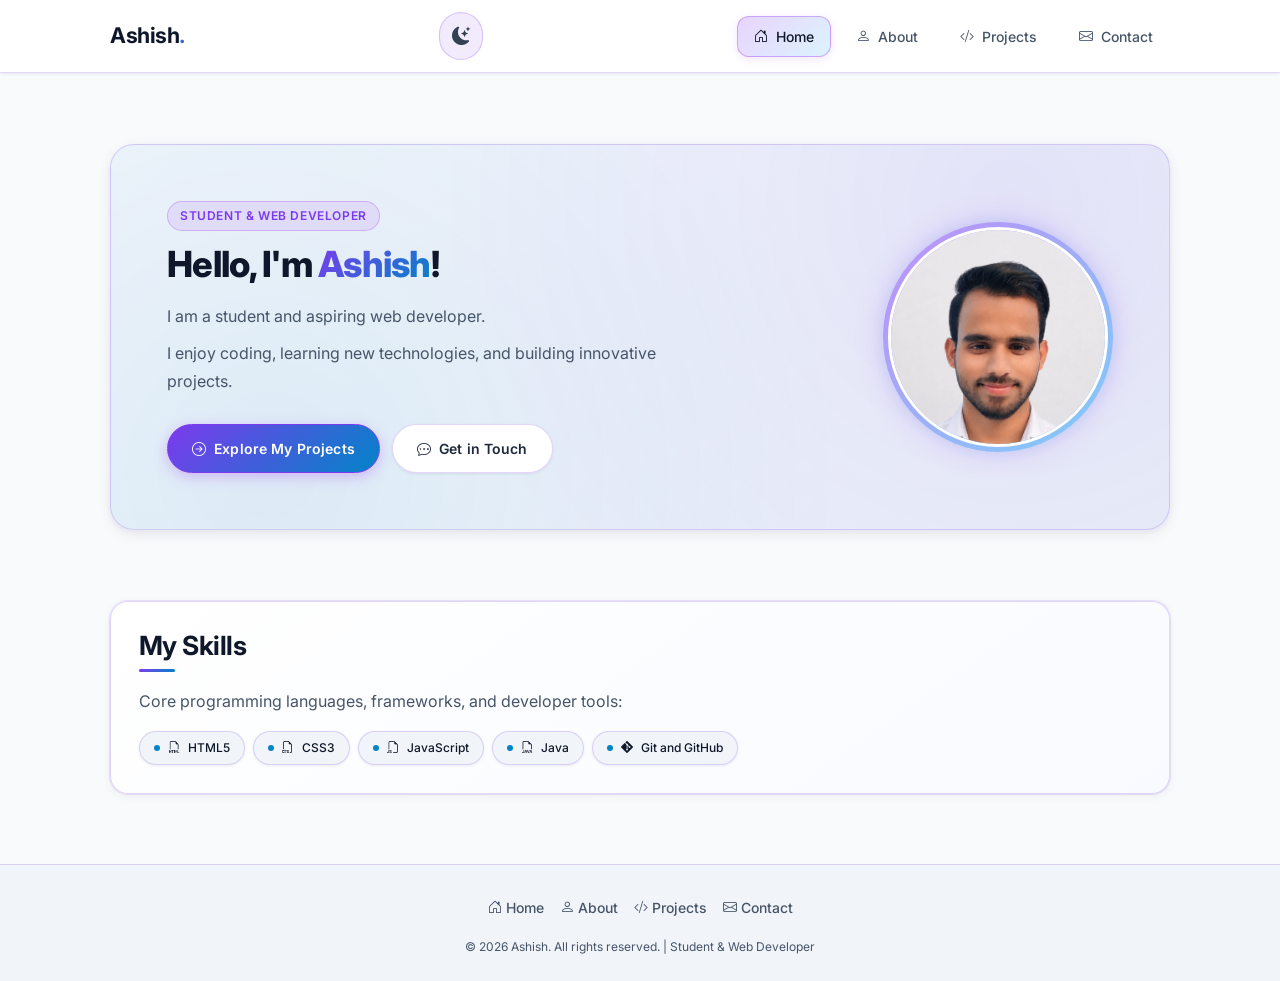
<file: index.html>
<!DOCTYPE html>
<html lang="en">
<head>
  <meta charset="UTF-8">
  <meta name="viewport" content="width=device-width, initial-scale=1.0">
  <meta name="description" content="Explore Ashish's web development portfolio, showcasing technical skills, academic background, and modern frontend projects.">
  <meta name="robots" content="index, follow">
  <meta name="theme-color" content="#050816">

  <!-- Open Graph Meta Tags -->
  <meta property="og:title" content="Ashish | Student & Web Developer Portfolio">
  <meta property="og:description" content="Explore Ashish's web development portfolio, showcasing technical skills, academic background, and modern frontend projects.">
  <meta property="og:type" content="website">
  <meta property="og:image" content="images/ashish.jpg">

  <title>Ashish | Student & Web Developer Portfolio</title>

  <!-- Prevent Theme Flash (FOUC) -->
  <script>
    (function() {
      var stored = localStorage.getItem('portfolio-theme');
      var prefersDark = window.matchMedia && window.matchMedia('(prefers-color-scheme: dark)').matches;
      var theme = stored ? stored : (prefersDark ? 'dark' : 'light');
      document.documentElement.setAttribute('data-theme', theme);
    })();
  </script>

  <!-- Google Fonts: Inter -->
  <link rel="preconnect" href="https://fonts.googleapis.com">
  <link rel="preconnect" href="https://fonts.gstatic.com" crossorigin>
  <link href="https://fonts.googleapis.com/css2?family=Inter:wght@400;500;600;700;800&display=swap" rel="stylesheet">

  <!-- Bootstrap Icons CDN -->
  <link rel="stylesheet" href="https://cdn.jsdelivr.net/npm/bootstrap-icons@1.11.3/font/bootstrap-icons.min.css">

  <!-- Core Design System Stylesheet -->
  <link rel="stylesheet" href="style.css">
</head>
<body>
  <a class="skip-link" href="#main">Skip to main content</a>

  <!-- Global Navigation Header -->
  <header class="site-header">
    <div class="container header-inner">
      <div class="brand-wrapper">
        <a href="index.html" class="brand-logo" aria-label="Ashish's Portfolio Homepage">
          Ashish<span class="gradient-text">.</span>
        </a>
      </div>

      <div class="header-actions">
        <!-- Accessible Theme Toggle Button -->
        <button type="button" 
                class="theme-toggle" 
                id="theme-toggle" 
                aria-label="Switch to light theme" 
                aria-pressed="false"
                title="Toggle light or dark theme">
          <i class="bi bi-sun-fill icon-sun" aria-hidden="true"></i>
          <i class="bi bi-moon-stars-fill icon-moon" aria-hidden="true"></i>
          <span class="visually-hidden">Toggle theme</span>
        </button>

        <!-- Accessible Mobile Navigation Toggle Button -->
        <button type="button" 
                class="nav-toggle" 
                id="nav-toggle" 
                aria-controls="primary-nav" 
                aria-expanded="false" 
                aria-label="Open navigation menu">
          <span class="nav-toggle-icon" aria-hidden="true">
            <span class="nav-toggle-bar"></span>
            <span class="nav-toggle-bar"></span>
            <span class="nav-toggle-bar"></span>
          </span>
          <span class="nav-toggle-label">Menu</span>
        </button>
      </div>

      <!-- Primary Navigation -->
      <nav class="site-nav" id="primary-nav" aria-label="Main navigation">
        <ul class="nav-list">
          <li><a href="index.html" class="nav-link" aria-current="page"><i class="bi bi-house-door" aria-hidden="true"></i> Home</a></li>
          <li><a href="about.html" class="nav-link"><i class="bi bi-person" aria-hidden="true"></i> About</a></li>
          <li><a href="projects.html" class="nav-link"><i class="bi bi-code-slash" aria-hidden="true"></i> Projects</a></li>
          <li><a href="contact.html" class="nav-link"><i class="bi bi-envelope" aria-hidden="true"></i> Contact</a></li>
        </ul>
      </nav>
    </div>
  </header>

  <!-- Main Content Container -->
  <main id="main" class="container main-content">
    <!-- Hero Section -->
    <section class="hero" aria-labelledby="welcome-heading">
      <div class="hero-content">
        <span class="hero-eyebrow">Student &amp; Web Developer</span>
        <h1 id="welcome-heading">Hello, I'm <span class="gradient-text">Ashish</span>!</h1>
        <p class="hero-desc">I am a student and aspiring web developer.</p>
        <p class="hero-desc">I enjoy coding, learning new technologies, and building innovative projects.</p>
        
        <!-- Primary & Secondary CTA Buttons -->
        <div class="btn-group">
          <a href="projects.html" class="btn btn-primary">
            <i class="bi bi-arrow-right-circle" aria-hidden="true"></i>
            <span>Explore My Projects</span>
          </a>
          <a href="contact.html" class="btn btn-secondary">
            <i class="bi bi-chat-dots" aria-hidden="true"></i>
            <span>Get in Touch</span>
          </a>
        </div>
      </div>

      <div class="hero-visual">
        <div class="profile-photo-wrapper">
          <img class="profile-photo" 
               src="images/ashish.jpg" 
               alt="Portrait photo of Ashish, student and web developer" 
               width="220" 
               height="220"
               loading="eager"
               decoding="async"
               fetchpriority="high"
               onerror="if(!this.dataset.fallback){this.dataset.fallback='1';this.src='./images/ashish.jpg';}else if(this.dataset.fallback==='1'){this.dataset.fallback='2';this.src='ashish.jpg';}else if(this.dataset.fallback==='2'){this.dataset.fallback='3';this.src='Portfolio/images/ashish.jpg';}">
        </div>
      </div>
    </section>

    <!-- Skills Section -->
    <section class="card" aria-labelledby="skills-heading">
      <h2 id="skills-heading" class="section-title">My Skills</h2>
      <p>Core programming languages, frameworks, and developer tools:</p>
      <ul class="tags-list">
        <li class="tag-badge"><i class="bi bi-filetype-html" aria-hidden="true"></i> HTML5</li>
        <li class="tag-badge"><i class="bi bi-filetype-css" aria-hidden="true"></i> CSS3</li>
        <li class="tag-badge"><i class="bi bi-filetype-js" aria-hidden="true"></i> JavaScript</li>
        <li class="tag-badge"><i class="bi bi-filetype-java" aria-hidden="true"></i> Java</li>
        <li class="tag-badge"><i class="bi bi-git" aria-hidden="true"></i> Git and GitHub</li>
      </ul>
    </section>
  </main>

  <!-- Global Footer -->
  <footer class="site-footer">
    <div class="container footer-inner">
      <ul class="footer-nav">
        <li><a href="index.html"><i class="bi bi-house-door" aria-hidden="true"></i> Home</a></li>
        <li><a href="about.html"><i class="bi bi-person" aria-hidden="true"></i> About</a></li>
        <li><a href="projects.html"><i class="bi bi-code-slash" aria-hidden="true"></i> Projects</a></li>
        <li><a href="contact.html"><i class="bi bi-envelope" aria-hidden="true"></i> Contact</a></li>
      </ul>
      <p class="footer-copyright">&copy; 2026 Ashish. All rights reserved. | Student &amp; Web Developer</p>
    </div>
  </footer>

  <script src="nav.js" defer></script>
</body>
</html>
</file>
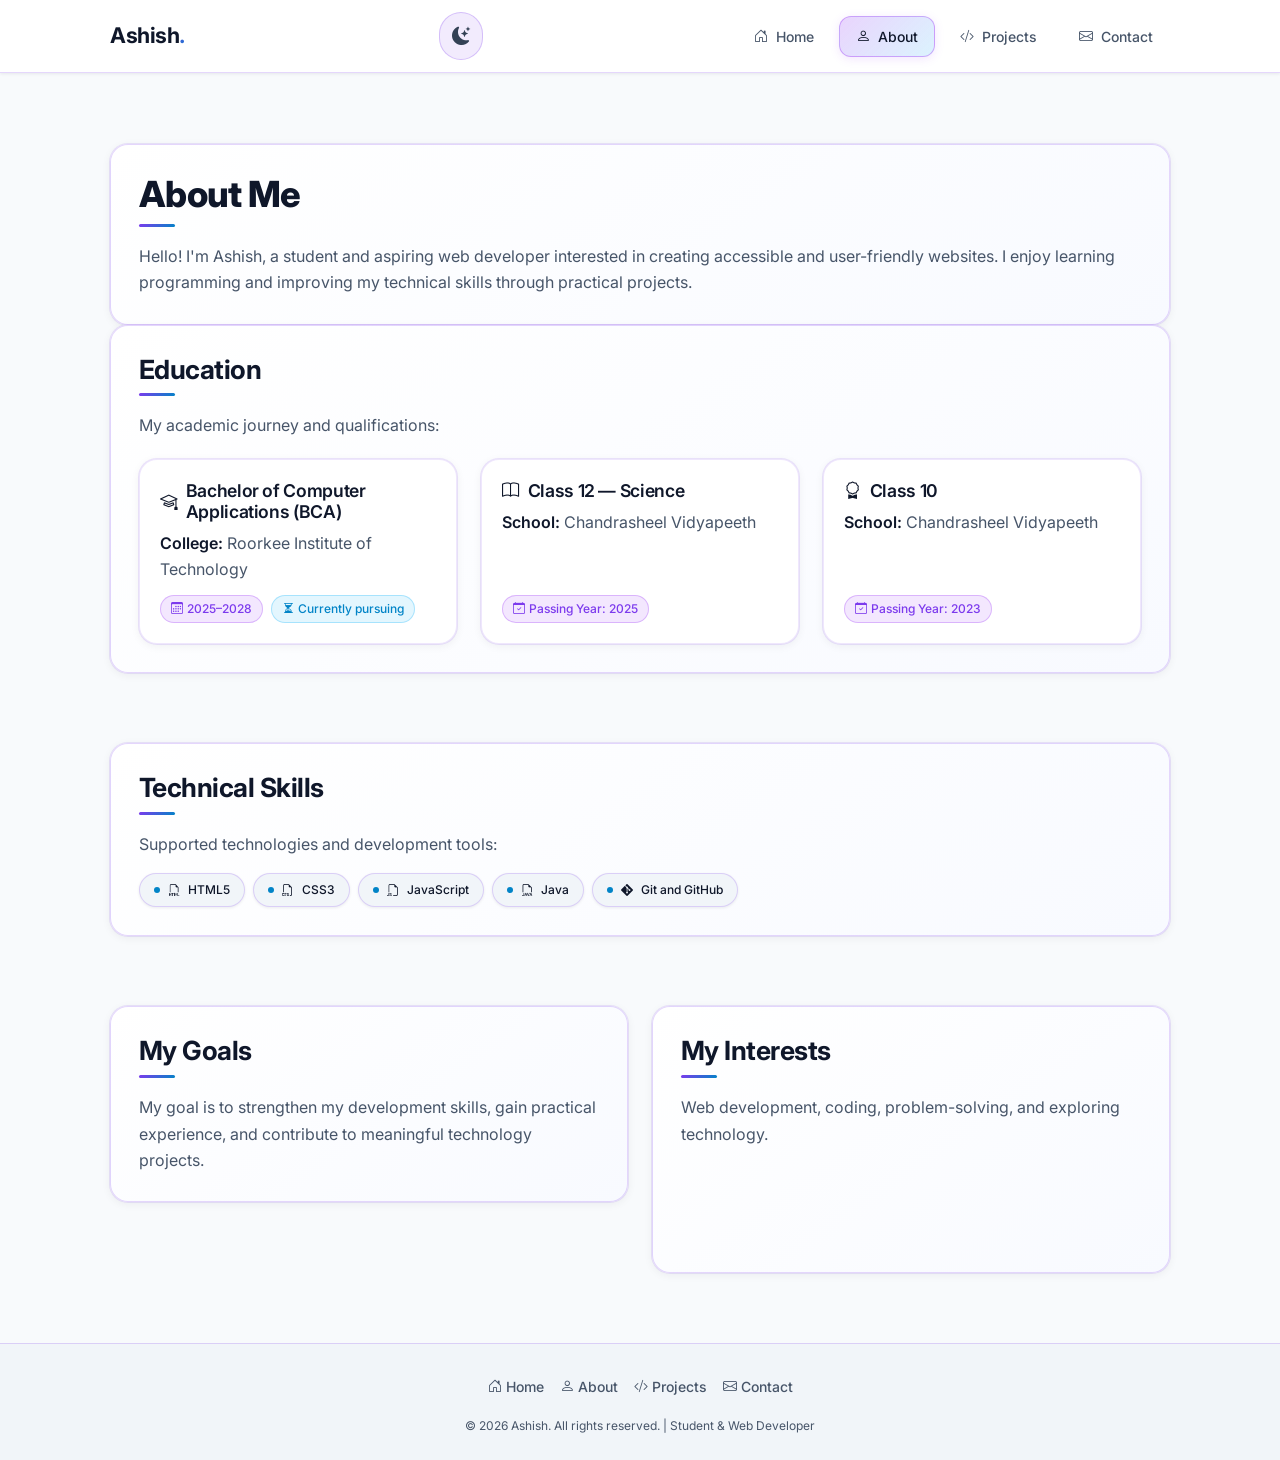
<file: about.html>
<!DOCTYPE html>
<html lang="en">
<head>
  <meta charset="UTF-8">
  <meta name="viewport" content="width=device-width, initial-scale=1.0">
  <meta name="description" content="Learn about Ashish, a student pursuing BCA at Roorkee Institute of Technology, passionate about web development, programming, and accessible design.">
  <meta name="robots" content="index, follow">
  <meta name="theme-color" content="#050816">

  <!-- Open Graph Meta Tags -->
  <meta property="og:title" content="About Me | Ashish's Portfolio">
  <meta property="og:description" content="Learn about Ashish, a student pursuing BCA at Roorkee Institute of Technology, passionate about web development, programming, and accessible design.">
  <meta property="og:type" content="profile">

  <title>About Me | Ashish's Portfolio</title>

  <!-- Prevent Theme Flash (FOUC) -->
  <script>
    (function() {
      var stored = localStorage.getItem('portfolio-theme');
      var prefersDark = window.matchMedia && window.matchMedia('(prefers-color-scheme: dark)').matches;
      var theme = stored ? stored : (prefersDark ? 'dark' : 'light');
      document.documentElement.setAttribute('data-theme', theme);
    })();
  </script>

  <!-- Google Fonts: Inter -->
  <link rel="preconnect" href="https://fonts.googleapis.com">
  <link rel="preconnect" href="https://fonts.gstatic.com" crossorigin>
  <link href="https://fonts.googleapis.com/css2?family=Inter:wght@400;500;600;700;800&display=swap" rel="stylesheet">

  <!-- Bootstrap Icons CDN -->
  <link rel="stylesheet" href="https://cdn.jsdelivr.net/npm/bootstrap-icons@1.11.3/font/bootstrap-icons.min.css">

  <!-- Core Design System Stylesheet -->
  <link rel="stylesheet" href="style.css">
</head>
<body>
  <a class="skip-link" href="#main">Skip to main content</a>

  <!-- Global Navigation Header -->
  <header class="site-header">
    <div class="container header-inner">
      <div class="brand-wrapper">
        <a href="index.html" class="brand-logo" aria-label="Ashish's Portfolio Homepage">
          Ashish<span class="gradient-text">.</span>
        </a>
      </div>

      <div class="header-actions">
        <!-- Accessible Theme Toggle Button -->
        <button type="button" 
                class="theme-toggle" 
                id="theme-toggle" 
                aria-label="Switch to light theme" 
                aria-pressed="false"
                title="Toggle light or dark theme">
          <i class="bi bi-sun-fill icon-sun" aria-hidden="true"></i>
          <i class="bi bi-moon-stars-fill icon-moon" aria-hidden="true"></i>
          <span class="visually-hidden">Toggle theme</span>
        </button>

        <!-- Accessible Mobile Navigation Toggle Button -->
        <button type="button" 
                class="nav-toggle" 
                id="nav-toggle" 
                aria-controls="primary-nav" 
                aria-expanded="false" 
                aria-label="Open navigation menu">
          <span class="nav-toggle-icon" aria-hidden="true">
            <span class="nav-toggle-bar"></span>
            <span class="nav-toggle-bar"></span>
            <span class="nav-toggle-bar"></span>
          </span>
          <span class="nav-toggle-label">Menu</span>
        </button>
      </div>

      <!-- Primary Navigation -->
      <nav class="site-nav" id="primary-nav" aria-label="Main navigation">
        <ul class="nav-list">
          <li><a href="index.html" class="nav-link"><i class="bi bi-house-door" aria-hidden="true"></i> Home</a></li>
          <li><a href="about.html" class="nav-link" aria-current="page"><i class="bi bi-person" aria-hidden="true"></i> About</a></li>
          <li><a href="projects.html" class="nav-link"><i class="bi bi-code-slash" aria-hidden="true"></i> Projects</a></li>
          <li><a href="contact.html" class="nav-link"><i class="bi bi-envelope" aria-hidden="true"></i> Contact</a></li>
        </ul>
      </nav>
    </div>
  </header>

  <!-- Main Content Container -->
  <main id="main" class="container main-content">
    <!-- Introduction Section -->
    <article class="card" aria-labelledby="who-i-am">
      <h1 id="who-i-am" class="section-title">About Me</h1>
      <p>
        Hello! I'm Ashish, a student and aspiring web developer
        interested in creating accessible and user-friendly websites.
        I enjoy learning programming and improving my technical skills
        through practical projects.
      </p>
    </article>

    <!-- Education Section (CSS Grid Responsive Cards) -->
    <section class="card" aria-labelledby="education-heading">
      <h2 id="education-heading" class="section-title">Education</h2>
      <p>My academic journey and qualifications:</p>
      
      <div class="education-grid">
        <article class="education-card">
          <div class="education-card-header">
            <h3><i class="bi bi-mortarboard" aria-hidden="true"></i> Bachelor of Computer Applications (BCA)</h3>
            <p><strong>College:</strong> Roorkee Institute of Technology</p>
          </div>
          <div class="education-meta">
            <span class="badge-year"><i class="bi bi-calendar3" aria-hidden="true"></i> 2025–2028</span>
            <span class="badge-status"><i class="bi bi-hourglass-split" aria-hidden="true"></i> Currently pursuing</span>
          </div>
        </article>

        <article class="education-card">
          <div class="education-card-header">
            <h3><i class="bi bi-book" aria-hidden="true"></i> Class 12 — Science</h3>
            <p><strong>School:</strong> Chandrasheel Vidyapeeth</p>
          </div>
          <div class="education-meta">
            <span class="badge-year"><i class="bi bi-calendar-check" aria-hidden="true"></i> Passing Year: 2025</span>
          </div>
        </article>

        <article class="education-card">
          <div class="education-card-header">
            <h3><i class="bi bi-award" aria-hidden="true"></i> Class 10</h3>
            <p><strong>School:</strong> Chandrasheel Vidyapeeth</p>
          </div>
          <div class="education-meta">
            <span class="badge-year"><i class="bi bi-calendar-check" aria-hidden="true"></i> Passing Year: 2023</span>
          </div>
        </article>
      </div>
    </section>

    <!-- Technical Skills Section -->
    <section class="card" aria-labelledby="tech-skills-heading">
      <h2 id="tech-skills-heading" class="section-title">Technical Skills</h2>
      <p>Supported technologies and development tools:</p>
      <ul class="tags-list">
        <li class="tag-badge"><i class="bi bi-filetype-html" aria-hidden="true"></i> HTML5</li>
        <li class="tag-badge"><i class="bi bi-filetype-css" aria-hidden="true"></i> CSS3</li>
        <li class="tag-badge"><i class="bi bi-filetype-js" aria-hidden="true"></i> JavaScript</li>
        <li class="tag-badge"><i class="bi bi-filetype-java" aria-hidden="true"></i> Java</li>
        <li class="tag-badge"><i class="bi bi-git" aria-hidden="true"></i> Git and GitHub</li>
      </ul>
    </section>

    <!-- Responsive Grid for Goals & Interests -->
    <div class="grid-2">
      <section class="card" aria-labelledby="goals-heading">
        <h2 id="goals-heading" class="section-title">My Goals</h2>
        <p>
          My goal is to strengthen my development skills, gain practical
          experience, and contribute to meaningful technology projects.
        </p>
      </section>

      <aside class="card" aria-labelledby="interests-heading">
        <h2 id="interests-heading" class="section-title">My Interests</h2>
        <p>Web development, coding, problem-solving, and exploring technology.</p>
      </aside>
    </div>
  </main>

  <!-- Global Footer -->
  <footer class="site-footer">
    <div class="container footer-inner">
      <ul class="footer-nav">
        <li><a href="index.html"><i class="bi bi-house-door" aria-hidden="true"></i> Home</a></li>
        <li><a href="about.html"><i class="bi bi-person" aria-hidden="true"></i> About</a></li>
        <li><a href="projects.html"><i class="bi bi-code-slash" aria-hidden="true"></i> Projects</a></li>
        <li><a href="contact.html"><i class="bi bi-envelope" aria-hidden="true"></i> Contact</a></li>
      </ul>
      <p class="footer-copyright">&copy; 2026 Ashish. All rights reserved. | Student &amp; Web Developer</p>
    </div>
  </footer>

  <script src="nav.js" defer></script>
</body>
</html>
</file>
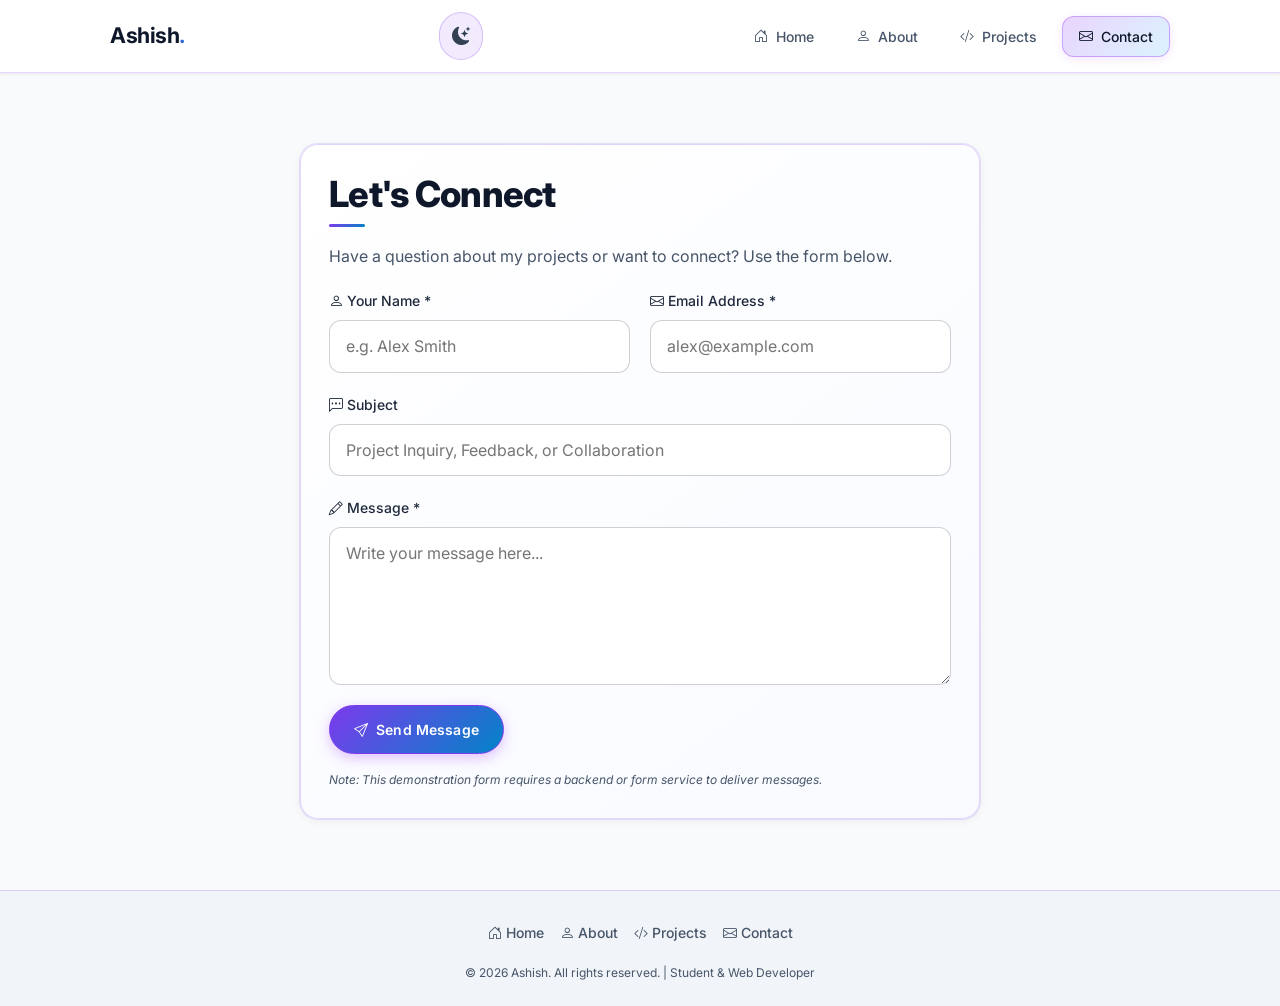
<file: contact.html>
<!DOCTYPE html>
<html lang="en">
<head>
  <meta charset="UTF-8">
  <meta name="viewport" content="width=device-width, initial-scale=1.0">
  <meta name="description" content="Get in touch with Ashish for web development collaborations, internships, or project inquiries via the interactive contact form.">
  <meta name="robots" content="index, follow">
  <meta name="theme-color" content="#050816">

  <!-- Open Graph Meta Tags -->
  <meta property="og:title" content="Contact | Ashish's Portfolio">
  <meta property="og:description" content="Get in touch with Ashish for web development collaborations, internships, or project inquiries via the interactive contact form.">
  <meta property="og:type" content="website">

  <title>Contact | Ashish's Portfolio</title>

  <!-- Prevent Theme Flash (FOUC) -->
  <script>
    (function() {
      var stored = localStorage.getItem('portfolio-theme');
      var prefersDark = window.matchMedia && window.matchMedia('(prefers-color-scheme: dark)').matches;
      var theme = stored ? stored : (prefersDark ? 'dark' : 'light');
      document.documentElement.setAttribute('data-theme', theme);
    })();
  </script>

  <!-- Google Fonts: Inter -->
  <link rel="preconnect" href="https://fonts.googleapis.com">
  <link rel="preconnect" href="https://fonts.gstatic.com" crossorigin>
  <link href="https://fonts.googleapis.com/css2?family=Inter:wght@400;500;600;700;800&display=swap" rel="stylesheet">

  <!-- Bootstrap Icons CDN -->
  <link rel="stylesheet" href="https://cdn.jsdelivr.net/npm/bootstrap-icons@1.11.3/font/bootstrap-icons.min.css">

  <!-- Core Design System Stylesheet -->
  <link rel="stylesheet" href="style.css">
</head>
<body>
  <a class="skip-link" href="#main">Skip to main content</a>

  <!-- Global Navigation Header -->
  <header class="site-header">
    <div class="container header-inner">
      <div class="brand-wrapper">
        <a href="index.html" class="brand-logo" aria-label="Ashish's Portfolio Homepage">
          Ashish<span class="gradient-text">.</span>
        </a>
      </div>

      <div class="header-actions">
        <!-- Accessible Theme Toggle Button -->
        <button type="button" 
                class="theme-toggle" 
                id="theme-toggle" 
                aria-label="Switch to light theme" 
                aria-pressed="false"
                title="Toggle light or dark theme">
          <i class="bi bi-sun-fill icon-sun" aria-hidden="true"></i>
          <i class="bi bi-moon-stars-fill icon-moon" aria-hidden="true"></i>
          <span class="visually-hidden">Toggle theme</span>
        </button>

        <!-- Accessible Mobile Navigation Toggle Button -->
        <button type="button" 
                class="nav-toggle" 
                id="nav-toggle" 
                aria-controls="primary-nav" 
                aria-expanded="false" 
                aria-label="Open navigation menu">
          <span class="nav-toggle-icon" aria-hidden="true">
            <span class="nav-toggle-bar"></span>
            <span class="nav-toggle-bar"></span>
            <span class="nav-toggle-bar"></span>
          </span>
          <span class="nav-toggle-label">Menu</span>
        </button>
      </div>

      <!-- Primary Navigation -->
      <nav class="site-nav" id="primary-nav" aria-label="Main navigation">
        <ul class="nav-list">
          <li><a href="index.html" class="nav-link"><i class="bi bi-house-door" aria-hidden="true"></i> Home</a></li>
          <li><a href="about.html" class="nav-link"><i class="bi bi-person" aria-hidden="true"></i> About</a></li>
          <li><a href="projects.html" class="nav-link"><i class="bi bi-code-slash" aria-hidden="true"></i> Projects</a></li>
          <li><a href="contact.html" class="nav-link" aria-current="page"><i class="bi bi-envelope" aria-hidden="true"></i> Contact</a></li>
        </ul>
      </nav>
    </div>
  </header>

  <!-- Main Content Container -->
  <main id="main" class="container main-content">
    <section class="card contact-section-inner" aria-labelledby="contact-heading">
      <h1 id="contact-heading" class="section-title">Let's Connect</h1>
      <p>
        Have a question about my projects or want to connect?
        Use the form below.
      </p>

      <!-- Flask Integrated Contact Form with Mobile-First Grid -->
      <form action="/contact" method="post" novalidate>
        <div class="form-grid">
          <div class="form-group">
            <label for="name">
              <i class="bi bi-person" aria-hidden="true"></i>
              <span>Your Name</span>
              <span aria-hidden="true">*</span>
            </label>
            <input
              type="text"
              id="name"
              name="name"
              placeholder="e.g. Alex Smith"
              autocomplete="name"
              aria-required="true"
              required>
          </div>

          <div class="form-group">
            <label for="email">
              <i class="bi bi-envelope" aria-hidden="true"></i>
              <span>Email Address</span>
              <span aria-hidden="true">*</span>
            </label>
            <input
              type="email"
              id="email"
              name="email"
              placeholder="alex@example.com"
              autocomplete="email"
              aria-required="true"
              required>
          </div>

          <div class="form-group full-width">
            <label for="subject">
              <i class="bi bi-chat-left-dots" aria-hidden="true"></i>
              <span>Subject</span>
            </label>
            <input
              type="text"
              id="subject"
              placeholder="Project Inquiry, Feedback, or Collaboration"
              name="subject">
          </div>

          <div class="form-group full-width">
            <label for="message">
              <i class="bi bi-pencil" aria-hidden="true"></i>
              <span>Message</span>
              <span aria-hidden="true">*</span>
            </label>
            <textarea
              id="message"
              name="message"
              rows="5"
              placeholder="Write your message here..."
              aria-required="true"
              required></textarea>
          </div>

          <div class="form-group full-width">
            <button type="submit" class="btn btn-primary">
              <i class="bi bi-send" aria-hidden="true"></i>
              <span>Send Message</span>
            </button>
          </div>
        </div>
      </form>

      <p class="form-note">
        Note: This demonstration form requires a backend or form service
        to deliver messages.
      </p>
    </section>
  </main>

  <!-- Global Footer -->
  <footer class="site-footer">
    <div class="container footer-inner">
      <ul class="footer-nav">
        <li><a href="index.html"><i class="bi bi-house-door" aria-hidden="true"></i> Home</a></li>
        <li><a href="about.html"><i class="bi bi-person" aria-hidden="true"></i> About</a></li>
        <li><a href="projects.html"><i class="bi bi-code-slash" aria-hidden="true"></i> Projects</a></li>
        <li><a href="contact.html"><i class="bi bi-envelope" aria-hidden="true"></i> Contact</a></li>
      </ul>
      <p class="footer-copyright">&copy; 2026 Ashish. All rights reserved. | Student &amp; Web Developer</p>
    </div>
  </footer>

  <script src="nav.js" defer></script>
</body>
</html>
</file>
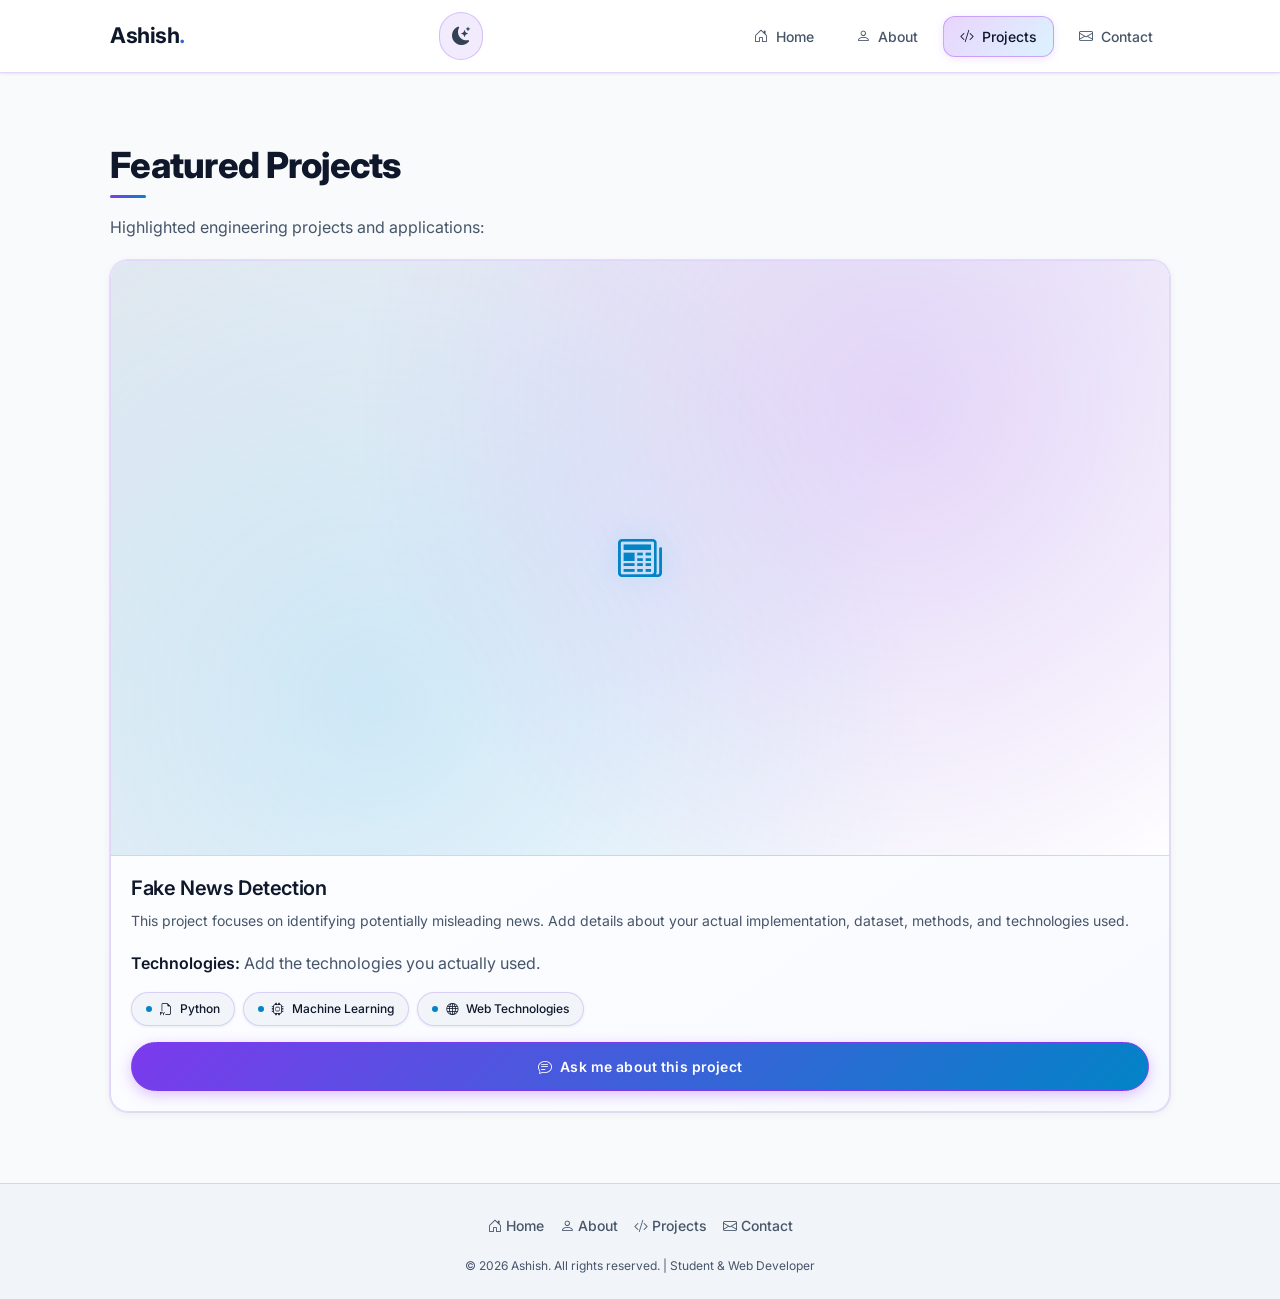
<file: projects.html>
<!DOCTYPE html>
<html lang="en">
<head>
  <meta charset="UTF-8">
  <meta name="viewport" content="width=device-width, initial-scale=1.0">
  <meta name="description" content="Browse web development and software engineering projects by Ashish, including the Fake News Detection project and responsive applications.">
  <meta name="robots" content="index, follow">
  <meta name="theme-color" content="#050816">

  <!-- Open Graph Meta Tags -->
  <meta property="og:title" content="Projects | Ashish's Portfolio">
  <meta property="og:description" content="Browse web development and software engineering projects by Ashish, including the Fake News Detection project and responsive applications.">
  <meta property="og:type" content="website">

  <title>Projects | Ashish's Portfolio</title>

  <!-- Prevent Theme Flash (FOUC) -->
  <script>
    (function() {
      var stored = localStorage.getItem('portfolio-theme');
      var prefersDark = window.matchMedia && window.matchMedia('(prefers-color-scheme: dark)').matches;
      var theme = stored ? stored : (prefersDark ? 'dark' : 'light');
      document.documentElement.setAttribute('data-theme', theme);
    })();
  </script>

  <!-- Google Fonts: Inter -->
  <link rel="preconnect" href="https://fonts.googleapis.com">
  <link rel="preconnect" href="https://fonts.gstatic.com" crossorigin>
  <link href="https://fonts.googleapis.com/css2?family=Inter:wght@400;500;600;700;800&display=swap" rel="stylesheet">

  <!-- Bootstrap Icons CDN -->
  <link rel="stylesheet" href="https://cdn.jsdelivr.net/npm/bootstrap-icons@1.11.3/font/bootstrap-icons.min.css">

  <!-- Core Design System Stylesheet -->
  <link rel="stylesheet" href="style.css">
</head>
<body>
  <a class="skip-link" href="#main">Skip to main content</a>

  <!-- Global Navigation Header -->
  <header class="site-header">
    <div class="container header-inner">
      <div class="brand-wrapper">
        <a href="index.html" class="brand-logo" aria-label="Ashish's Portfolio Homepage">
          Ashish<span class="gradient-text">.</span>
        </a>
      </div>

      <div class="header-actions">
        <!-- Accessible Theme Toggle Button -->
        <button type="button" 
                class="theme-toggle" 
                id="theme-toggle" 
                aria-label="Switch to light theme" 
                aria-pressed="false"
                title="Toggle light or dark theme">
          <i class="bi bi-sun-fill icon-sun" aria-hidden="true"></i>
          <i class="bi bi-moon-stars-fill icon-moon" aria-hidden="true"></i>
          <span class="visually-hidden">Toggle theme</span>
        </button>

        <!-- Accessible Mobile Navigation Toggle Button -->
        <button type="button" 
                class="nav-toggle" 
                id="nav-toggle" 
                aria-controls="primary-nav" 
                aria-expanded="false" 
                aria-label="Open navigation menu">
          <span class="nav-toggle-icon" aria-hidden="true">
            <span class="nav-toggle-bar"></span>
            <span class="nav-toggle-bar"></span>
            <span class="nav-toggle-bar"></span>
          </span>
          <span class="nav-toggle-label">Menu</span>
        </button>
      </div>

      <!-- Primary Navigation -->
      <nav class="site-nav" id="primary-nav" aria-label="Main navigation">
        <ul class="nav-list">
          <li><a href="index.html" class="nav-link"><i class="bi bi-house-door" aria-hidden="true"></i> Home</a></li>
          <li><a href="about.html" class="nav-link"><i class="bi bi-person" aria-hidden="true"></i> About</a></li>
          <li><a href="projects.html" class="nav-link" aria-current="page"><i class="bi bi-code-slash" aria-hidden="true"></i> Projects</a></li>
          <li><a href="contact.html" class="nav-link"><i class="bi bi-envelope" aria-hidden="true"></i> Contact</a></li>
        </ul>
      </nav>
    </div>
  </header>

  <!-- Main Content Container -->
  <main id="main" class="container main-content">
    <section aria-labelledby="project-list-heading">
      <h1 id="project-list-heading" class="section-title">Featured Projects</h1>
      <p>Highlighted engineering projects and applications:</p>

      <!-- Responsive CSS Grid for Project Cards -->
      <div class="projects-grid">
        <article class="project-card">
          <!-- Visual Graphic Area -->
          <div class="project-visual" aria-hidden="true">
            <i class="bi bi-newspaper project-visual-icon" aria-hidden="true"></i>
          </div>

          <div class="project-body">
            <h3 class="project-title">Fake News Detection</h3>
            <p class="project-desc">
              This project focuses on identifying potentially misleading
              news. Add details about your actual implementation, dataset,
              methods, and technologies used.
            </p>
            
            <div class="project-tech">
              <p><strong>Technologies:</strong> Add the technologies you actually used.</p>
              <ul class="tags-list">
                <li class="tag-badge"><i class="bi bi-filetype-py" aria-hidden="true"></i> Python</li>
                <li class="tag-badge"><i class="bi bi-cpu" aria-hidden="true"></i> Machine Learning</li>
                <li class="tag-badge"><i class="bi bi-globe" aria-hidden="true"></i> Web Technologies</li>
              </ul>
            </div>

            <div class="project-footer">
              <a href="contact.html" class="btn btn-primary">
                <i class="bi bi-chat-text" aria-hidden="true"></i>
                <span>Ask me about this project</span>
              </a>
            </div>
            <!-- Add your real repository link when available. -->
          </div>
        </article>
      </div>
    </section>
  </main>

  <!-- Global Footer -->
  <footer class="site-footer">
    <div class="container footer-inner">
      <ul class="footer-nav">
        <li><a href="index.html"><i class="bi bi-house-door" aria-hidden="true"></i> Home</a></li>
        <li><a href="about.html"><i class="bi bi-person" aria-hidden="true"></i> About</a></li>
        <li><a href="projects.html"><i class="bi bi-code-slash" aria-hidden="true"></i> Projects</a></li>
        <li><a href="contact.html"><i class="bi bi-envelope" aria-hidden="true"></i> Contact</a></li>
      </ul>
      <p class="footer-copyright">&copy; 2026 Ashish. All rights reserved. | Student &amp; Web Developer</p>
    </div>
  </footer>

  <script src="nav.js" defer></script>
</body>
</html>
</file>
<file: style.css>
/* ==========================================================================
   TABLE OF CONTENTS
   1. CSS Reset and Base Styles
   2. CSS Custom Properties (Dark & Light Theme Tokens)
   3. Typography
   4. Global Layout (Mobile-First Containers & Grids)
   5. Navigation & Header (Mobile-First Menu, Theme Toggle & Desktop Bar)
   6. Buttons & Interactive Elements
   7. Hero Section
   8. About and Education
   9. Project Cards & Grid
   10. Contact Form
   11. Footer
   12. Media Queries & Responsive Breakpoints
   13. Accessibility Enhancements
   ========================================================================== */

/* --------------------------------------------------------------------------
   1. CSS RESET AND BASE STYLES
   -------------------------------------------------------------------------- */
*,
*::before,
*::after {
  box-sizing: border-box;
  margin: 0;
  padding: 0;
}

html {
  scroll-behavior: smooth;
  -webkit-text-size-adjust: 100%;
  overflow-x: hidden;
}

body {
  min-height: 100vh;
  display: flex;
  flex-direction: column;
  background-color: var(--bg);
  color: var(--text);
  font-family: var(--font-sans);
  font-size: var(--text-base);
  font-weight: var(--weight-regular);
  line-height: var(--leading-normal);
  -webkit-font-smoothing: antialiased;
  -moz-osx-font-smoothing: grayscale;
  overflow-x: hidden;
  width: 100%;
  transition: background-color var(--transition-normal),
              color var(--transition-normal);
}

img,
picture,
svg {
  display: block;
  max-width: 100%;
  height: auto;
}

ul,
ol {
  list-style: none;
}

a {
  color: var(--blue);
  text-decoration: none;
  transition: color var(--transition-fast), text-shadow var(--transition-fast);
}

a:hover {
  color: var(--accent-blue-light);
}

button,
input,
textarea,
select {
  font: inherit;
  color: inherit;
}

.visually-hidden {
  position: absolute;
  width: 1px;
  height: 1px;
  padding: 0;
  margin: -1px;
  overflow: hidden;
  clip: rect(0, 0, 0, 0);
  white-space: nowrap;
  border: 0;
}

/* --------------------------------------------------------------------------
   2. CSS CUSTOM PROPERTIES (DARK & LIGHT THEMES)
   -------------------------------------------------------------------------- */
/* Default & Explicit Dark Theme */
:root,
[data-theme="dark"] {
  color-scheme: dark;

  /* Required Palette */
  --bg: #050816;
  --surface: #10172e;
  --text: #f4f5ff;
  --text-heading: #ffffff;
  --muted: #b8bfd8;
  --accent: #a855f7;
  --blue: #38bdf8;
  --border: rgba(139, 92, 246, 0.35);

  /* Extended Surfaces & Backgrounds */
  --bg-primary: var(--bg);
  --bg-secondary: #0a0f26;
  --bg-elevated: #0f1636;
  --surface-hover: #151e3d;
  --surface-card: #0d142d;
  --surface-card-hover: #131d40;
  --header-bg: rgba(5, 8, 22, 0.92);

  /* Accent Variations */
  --accent-purple: var(--accent);
  --accent-purple-light: #c084fc;
  --accent-purple-hover: #9333ea;
  --accent-purple-subtle: rgba(168, 85, 247, 0.14);

  --accent-blue: var(--blue);
  --accent-blue-light: #7dd3fc;
  --accent-blue-hover: #0ea5e9;
  --accent-blue-subtle: rgba(56, 189, 248, 0.14);

  /* Gradients */
  --gradient-primary: linear-gradient(135deg, #a855f7 0%, #38bdf8 100%);
  --gradient-primary-hover: linear-gradient(135deg, #9333ea 0%, #0ea5e9 100%);
  --gradient-surface: linear-gradient(145deg, rgba(16, 23, 46, 0.95) 0%, rgba(13, 20, 45, 0.75) 100%);
  --gradient-hero: radial-gradient(circle at 85% 15%, rgba(168, 85, 247, 0.16) 0%, transparent 60%),
                   radial-gradient(circle at 15% 85%, rgba(56, 189, 248, 0.14) 0%, transparent 60%),
                   linear-gradient(145deg, #0d1430 0%, #0a0f26 100%);

  /* Borders & Shadows */
  --border-subtle: rgba(139, 92, 246, 0.18);
  --border-focus: var(--blue);
  --border-accent: var(--accent);

  --shadow-sm: 0 2px 6px rgba(0, 0, 0, 0.35);
  --shadow-md: 0 6px 18px rgba(0, 0, 0, 0.4), 0 2px 6px rgba(168, 85, 247, 0.05);
  --shadow-lg: 0 12px 32px rgba(0, 0, 0, 0.5), 0 4px 12px rgba(168, 85, 247, 0.1);
  --shadow-card: 0 4px 20px rgba(0, 0, 0, 0.3), inset 0 1px 0 rgba(255, 255, 255, 0.04);
  --shadow-card-hover: 0 12px 30px rgba(0, 0, 0, 0.45), 0 0 20px rgba(168, 85, 247, 0.15);

  /* Form & Interactive Tokens */
  --input-bg: #090e24;
  --input-border: rgba(139, 92, 246, 0.3);
  --input-text: #ffffff;
  --badge-bg: rgba(16, 23, 46, 0.9);
  --theme-toggle-bg: rgba(168, 85, 247, 0.15);
  --theme-toggle-border: rgba(139, 92, 246, 0.35);
  --theme-toggle-color: #f4f5ff;
}

/* Polished Light Theme */
[data-theme="light"] {
  color-scheme: light;

  /* Soft off-white & light neutral surfaces */
  --bg: #f8fafc;
  --surface: #ffffff;
  --text: #1e293b;
  --text-heading: #0f172a;
  --muted: #475569;
  --accent: #7c3aed;  /* Richer violet for high contrast on light */
  --blue: #0284c7;    /* Deep sky-blue for readable contrast on light */
  --border: rgba(124, 58, 237, 0.2);

  --bg-primary: var(--bg);
  --bg-secondary: #f1f5f9;
  --bg-elevated: #e2e8f0;
  --surface-hover: #f8faff;
  --surface-card: #ffffff;
  --surface-card-hover: #fdfdff;
  --header-bg: rgba(255, 255, 255, 0.92);

  --accent-purple: var(--accent);
  --accent-purple-light: #6d28d9;
  --accent-purple-hover: #5b21b6;
  --accent-purple-subtle: rgba(124, 58, 237, 0.08);

  --accent-blue: var(--blue);
  --accent-blue-light: #0369a1;
  --accent-blue-hover: #075985;
  --accent-blue-subtle: rgba(2, 132, 199, 0.08);

  --gradient-primary: linear-gradient(135deg, #7c3aed 0%, #0284c7 100%);
  --gradient-primary-hover: linear-gradient(135deg, #6d28d9 0%, #0369a1 100%);
  --gradient-surface: linear-gradient(145deg, #ffffff 0%, #f8faff 100%);
  --gradient-hero: radial-gradient(circle at 85% 15%, rgba(124, 58, 237, 0.08) 0%, transparent 60%),
                   radial-gradient(circle at 15% 85%, rgba(2, 132, 199, 0.07) 0%, transparent 60%),
                   linear-gradient(145deg, #f1f5fb 0%, #e8eef8 100%);

  --border-subtle: rgba(124, 58, 237, 0.12);
  --border-focus: var(--blue);
  --border-accent: var(--accent);

  /* Light Theme Shadows */
  --shadow-sm: 0 1px 3px rgba(15, 23, 42, 0.08);
  --shadow-md: 0 4px 14px rgba(15, 23, 42, 0.08), 0 2px 4px rgba(124, 58, 237, 0.04);
  --shadow-lg: 0 10px 28px rgba(15, 23, 42, 0.1), 0 4px 10px rgba(124, 58, 237, 0.06);
  --shadow-card: 0 2px 10px rgba(15, 23, 42, 0.06), 0 0 0 1px rgba(124, 58, 237, 0.12);
  --shadow-card-hover: 0 8px 22px rgba(15, 23, 42, 0.1), 0 0 14px rgba(124, 58, 237, 0.12);

  --input-bg: #ffffff;
  --input-border: rgba(15, 23, 42, 0.2);
  --input-text: #0f172a;
  --badge-bg: #f1f5f9;
  --theme-toggle-bg: rgba(124, 58, 237, 0.1);
  --theme-toggle-border: rgba(124, 58, 237, 0.25);
  --theme-toggle-color: #334155;
}

/* Common System Constants */
:root {
  /* Border Radii */
  --radius-xs: 4px;
  --radius-sm: 8px;
  --radius-md: 12px;
  --radius-lg: 18px;
  --radius-xl: 24px;
  --radius-full: 9999px;

  /* Layout & Container Constraints */
  --container-max: 1140px;
  --container-narrow: 840px;
  --container-padding: clamp(1rem, 4.5vw, 2.5rem);
  --section-gap: clamp(2rem, 5.5vw, 4.5rem);

  /* Spacing Scale */
  --space-1: 0.25rem;  /* 4px */
  --space-2: 0.5rem;   /* 8px */
  --space-3: 0.75rem;  /* 12px */
  --space-4: 1rem;     /* 16px */
  --space-5: 1.25rem;  /* 20px */
  --space-6: 1.5rem;   /* 24px */
  --space-8: 2rem;     /* 32px */
  --space-10: 2.5rem;  /* 40px */
  --space-12: 3rem;    /* 48px */
  --space-16: 4rem;    /* 64px */

  /* Typography Scale */
  --font-sans: 'Inter', system-ui, -apple-system, BlinkMacSystemFont, "Segoe UI", Roboto, "Helvetica Neue", Arial, sans-serif;
  --font-mono: ui-monospace, SFMono-Regular, Menlo, Monaco, Consolas, monospace;

  --text-xs: 0.75rem;     /* 12px */
  --text-sm: 0.875rem;    /* 14px */
  --text-base: 1rem;      /* 16px */
  --text-lg: 1.125rem;    /* 18px */
  --text-xl: 1.25rem;     /* 20px */
  --text-2xl: clamp(1.3rem, 4vw, 1.65rem);
  --text-3xl: clamp(1.65rem, 5vw, 2.25rem);
  --text-hero: clamp(1.9rem, 7vw, 3.25rem);

  --weight-regular: 400;
  --weight-medium: 500;
  --weight-semibold: 600;
  --weight-bold: 700;
  --weight-extrabold: 800;

  --leading-tight: 1.2;
  --leading-snug: 1.35;
  --leading-normal: 1.65;
  --leading-relaxed: 1.8;

  /* Transitions */
  --transition-fast: 150ms cubic-bezier(0.4, 0, 0.2, 1);
  --transition-normal: 250ms cubic-bezier(0.4, 0, 0.2, 1);
  --transition-slow: 350ms cubic-bezier(0.4, 0, 0.2, 1);
}

/* --------------------------------------------------------------------------
   3. TYPOGRAPHY
   -------------------------------------------------------------------------- */
h1, h2, h3, h4 {
  color: var(--text-heading);
  font-weight: var(--weight-bold);
  line-height: var(--leading-tight);
  letter-spacing: -0.02em;
  margin-bottom: var(--space-4);
  word-break: break-word;
  overflow-wrap: break-word;
}

h1 {
  font-size: var(--text-3xl);
  font-weight: var(--weight-extrabold);
}

h2 {
  font-size: var(--text-2xl);
  position: relative;
  display: inline-block;
  margin-bottom: var(--space-4);
}

/* Section Header Accent Underline */
h1.section-title::after,
h2.section-title::after,
section:not(.hero) > h1::after,
section:not(.hero) > h2::after,
article:not(.card) > h1::after,
article:not(.card) > h2::after {
  content: "";
  display: block;
  width: 36px;
  height: 3px;
  margin-top: var(--space-2);
  background: var(--gradient-primary);
  border-radius: var(--radius-full);
}

h3 {
  font-size: var(--text-xl);
  font-weight: var(--weight-semibold);
  margin-bottom: var(--space-2);
  display: flex;
  align-items: center;
  gap: var(--space-2);
}

p {
  margin-bottom: var(--space-4);
  color: var(--muted);
  line-height: var(--leading-normal);
  overflow-wrap: break-word;
}

p:last-child {
  margin-bottom: 0;
}

strong {
  color: var(--text-heading);
  font-weight: var(--weight-semibold);
}

.gradient-text {
  background: var(--gradient-primary);
  -webkit-background-clip: text;
  background-clip: text;
  -webkit-text-fill-color: transparent;
  display: inline-block;
}

/* --------------------------------------------------------------------------
   4. GLOBAL LAYOUT (MOBILE-FIRST CONTAINERS & GRIDS)
   -------------------------------------------------------------------------- */
.container {
  width: 100%;
  max-width: var(--container-max);
  margin-inline: auto;
  padding-inline: var(--container-padding);
}

.container-narrow {
  max-width: var(--container-narrow);
}

.main-content {
  flex: 1;
  padding-block: var(--section-gap);
  width: 100%;
}

section {
  margin-bottom: var(--section-gap);
  width: 100%;
}

section:last-child {
  margin-bottom: 0;
}

/* Generic Mobile-First Grid & Flex Defaults */
.grid-2 {
  display: grid;
  grid-template-columns: 1fr;
  gap: var(--space-5);
}

.grid-3 {
  display: grid;
  grid-template-columns: 1fr;
  gap: var(--space-5);
}

/* Card Surface (Mobile Default) */
.card {
  padding: clamp(1.2rem, 4vw, 1.75rem);
  background: var(--gradient-surface);
  border: 1px solid var(--border);
  border-radius: var(--radius-lg);
  box-shadow: var(--shadow-card);
  transition: transform var(--transition-normal),
              box-shadow var(--transition-normal),
              border-color var(--transition-normal),
              background var(--transition-normal);
  position: relative;
  overflow: hidden;
  width: 100%;
}

.card:hover {
  transform: translateY(-3px);
  border-color: rgba(168, 85, 247, 0.6);
  box-shadow: var(--shadow-card-hover);
}

/* --------------------------------------------------------------------------
   5. NAVIGATION & HEADER (MOBILE-FIRST WITH THEME TOGGLE)
   -------------------------------------------------------------------------- */
header.site-header {
  position: sticky;
  top: 0;
  z-index: 100;
  width: 100%;
  background: var(--header-bg);
  backdrop-filter: blur(14px);
  -webkit-backdrop-filter: blur(14px);
  border-bottom: 1px solid var(--border);
  box-shadow: var(--shadow-sm);
  transition: background-color var(--transition-normal),
              border-color var(--transition-normal);
}

.header-inner {
  display: flex;
  align-items: center;
  justify-content: space-between;
  flex-wrap: wrap;
  padding-block: var(--space-3);
  position: relative;
}

.brand-wrapper {
  display: flex;
  align-items: center;
}

.brand-wrapper h1,
.brand-logo {
  margin: 0;
  font-size: 1.35rem;
  font-weight: var(--weight-bold);
  letter-spacing: -0.02em;
  color: var(--text-heading);
  text-decoration: none;
  display: inline-flex;
  align-items: center;
}

.brand-wrapper h1::after,
.brand-logo::after {
  display: none !important;
}

.brand-logo:hover {
  text-decoration: none;
  color: var(--text-heading);
}

/* Header Action Controls (Theme Switcher + Mobile Hamburger) */
.header-actions {
  display: flex;
  align-items: center;
  gap: var(--space-2);
}

/* Theme Toggle Button */
.theme-toggle {
  display: inline-flex;
  align-items: center;
  justify-content: center;
  min-width: 44px;
  min-height: 44px;
  padding: 8px;
  background: var(--theme-toggle-bg);
  border: 1px solid var(--theme-toggle-border);
  border-radius: var(--radius-full);
  color: var(--theme-toggle-color);
  cursor: pointer;
  font-size: 1.15rem;
  transition: all var(--transition-fast);
  touch-action: manipulation;
}

.theme-toggle:hover {
  transform: scale(1.05);
  border-color: var(--accent);
  color: var(--accent);
  box-shadow: var(--shadow-sm);
}

/* Dark/Light icon switching */
[data-theme="dark"] .icon-moon {
  display: none;
}
[data-theme="dark"] .icon-sun {
  display: block;
}

[data-theme="light"] .icon-sun {
  display: none;
}
[data-theme="light"] .icon-moon {
  display: block;
}

/* Mobile Hamburger Toggle */
.nav-toggle {
  display: inline-flex;
  align-items: center;
  justify-content: center;
  gap: var(--space-2);
  min-width: 44px;
  min-height: 44px;
  padding: 8px 12px;
  background: var(--theme-toggle-bg);
  border: 1px solid var(--theme-toggle-border);
  border-radius: var(--radius-sm);
  color: var(--text-heading);
  cursor: pointer;
  transition: all var(--transition-fast);
  touch-action: manipulation;
}

.nav-toggle:hover {
  border-color: var(--accent);
}

.nav-toggle-icon {
  display: flex;
  flex-direction: column;
  justify-content: space-between;
  width: 20px;
  height: 14px;
}

.nav-toggle-bar {
  display: block;
  width: 100%;
  height: 2px;
  background-color: var(--text-heading);
  border-radius: 2px;
  transition: transform var(--transition-fast), opacity var(--transition-fast);
}

.nav-toggle.is-active .nav-toggle-bar:nth-child(1) {
  transform: translateY(6px) rotate(45deg);
}

.nav-toggle.is-active .nav-toggle-bar:nth-child(2) {
  opacity: 0;
}

.nav-toggle.is-active .nav-toggle-bar:nth-child(3) {
  transform: translateY(-6px) rotate(-45deg);
}

.nav-toggle-label {
  font-size: var(--text-xs);
  font-weight: var(--weight-semibold);
  letter-spacing: 0.04em;
  text-transform: uppercase;
}

/* Primary Navigation (Mobile Default: Hidden Drawer) */
.site-nav {
  display: none;
  width: 100%;
  flex-basis: 100%;
  margin-top: var(--space-3);
  padding-block: var(--space-3);
  border-top: 1px solid var(--border-subtle);
}

.site-nav.is-open {
  display: block;
  animation: navSlideDown var(--transition-normal) ease-out forwards;
}

@keyframes navSlideDown {
  from {
    opacity: 0;
    transform: translateY(-8px);
  }
  to {
    opacity: 1;
    transform: translateY(0);
  }
}

.nav-list {
  display: flex;
  flex-direction: column;
  gap: var(--space-2);
  width: 100%;
}

.nav-link {
  display: flex;
  align-items: center;
  gap: var(--space-2);
  width: 100%;
  min-height: 44px;
  padding: 10px 14px;
  color: var(--muted);
  font-size: var(--text-base);
  font-weight: var(--weight-medium);
  border-radius: var(--radius-md);
  border: 1px solid transparent;
  transition: all var(--transition-fast);
}

.nav-link:hover {
  color: var(--text-heading);
  background: rgba(168, 85, 247, 0.12);
  border-color: rgba(168, 85, 247, 0.3);
  text-decoration: none;
}

.nav-link[aria-current="page"] {
  color: var(--text-heading);
  background: linear-gradient(135deg, rgba(168, 85, 247, 0.25), rgba(56, 189, 248, 0.18));
  border-color: rgba(168, 85, 247, 0.45);
  box-shadow: 0 2px 10px rgba(168, 85, 247, 0.15);
}

/* --------------------------------------------------------------------------
   6. BUTTONS & INTERACTIVE ELEMENTS
   -------------------------------------------------------------------------- */
.btn-group {
  display: flex;
  flex-direction: column;
  width: 100%;
  gap: var(--space-3);
  margin-top: var(--space-5);
}

.button,
.btn,
button[type="submit"],
input[type="submit"] {
  display: inline-flex;
  align-items: center;
  justify-content: center;
  gap: var(--space-2);
  width: 100%;
  min-height: 46px;
  padding: 0.75rem 1.5rem;
  border-radius: var(--radius-full);
  border: 1px solid var(--accent);
  background: var(--gradient-primary);
  color: #ffffff !important;
  font-family: inherit;
  font-size: var(--text-sm);
  font-weight: var(--weight-semibold);
  letter-spacing: 0.01em;
  text-decoration: none;
  cursor: pointer;
  box-shadow: 0 4px 14px rgba(168, 85, 247, 0.35);
  transition: transform var(--transition-fast),
              box-shadow var(--transition-fast),
              filter var(--transition-fast);
  touch-action: manipulation;
}

.button:hover,
.btn:hover,
button[type="submit"]:hover,
input[type="submit"]:hover {
  transform: translateY(-2px);
  box-shadow: 0 6px 20px rgba(168, 85, 247, 0.45);
  filter: brightness(1.08);
  text-decoration: none;
  color: #ffffff !important;
}

.button:active,
.btn:active,
button[type="submit"]:active,
input[type="submit"]:active {
  transform: translateY(0);
  box-shadow: var(--shadow-sm);
}

/* Secondary Button Variant */
.btn-secondary {
  background: var(--surface);
  border-color: var(--border);
  color: var(--text) !important;
  box-shadow: var(--shadow-sm);
}

.btn-secondary:hover {
  background: rgba(168, 85, 247, 0.15);
  border-color: var(--accent);
  color: var(--text-heading) !important;
  box-shadow: 0 4px 14px rgba(168, 85, 247, 0.2);
}

/* Modern Skill Chips / Tags */
.tags-list {
  display: flex;
  flex-wrap: wrap;
  gap: var(--space-2);
  margin-top: var(--space-4);
  padding: 0;
  list-style: none;
}

.tag-badge {
  display: inline-flex;
  align-items: center;
  gap: var(--space-2);
  padding: 6px 14px;
  min-height: 34px;
  font-size: var(--text-xs);
  font-weight: var(--weight-medium);
  color: var(--text-heading);
  background: var(--badge-bg);
  border: 1px solid var(--border);
  border-radius: var(--radius-full);
  box-shadow: var(--shadow-sm);
  transition: all var(--transition-fast);
}

.tag-badge:hover {
  transform: translateY(-2px);
  background: rgba(168, 85, 247, 0.18);
  border-color: var(--accent);
  box-shadow: 0 4px 14px rgba(168, 85, 247, 0.2);
}

.tag-badge::before {
  content: "";
  display: inline-block;
  width: 6px;
  height: 6px;
  border-radius: 50%;
  background: var(--blue);
}

/* --------------------------------------------------------------------------
   7. HERO SECTION (MOBILE DEFAULT)
   -------------------------------------------------------------------------- */
.hero {
  position: relative;
  display: flex;
  flex-direction: column;
  align-items: center;
  text-align: center;
  gap: var(--space-6);
  padding: clamp(1.5rem, 5vw, 2.75rem);
  margin-bottom: var(--section-gap);
  border: 1px solid var(--border);
  border-radius: var(--radius-xl);
  background: var(--gradient-hero);
  box-shadow: var(--shadow-md);
  overflow: hidden;
  width: 100%;
  transition: background var(--transition-normal), border-color var(--transition-normal);
}

.hero-visual {
  order: -1;
  display: flex;
  align-items: center;
  justify-content: center;
}

.profile-photo-wrapper {
  position: relative;
  display: inline-flex;
  align-items: center;
  justify-content: center;
  border-radius: 50%;
  padding: 5px;
  background: linear-gradient(135deg, rgba(168, 85, 247, 0.6) 0%, rgba(56, 189, 248, 0.6) 100%);
  box-shadow: 0 0 28px rgba(168, 85, 247, 0.25), 0 0 14px rgba(56, 189, 248, 0.15);
  transition: transform var(--transition-normal), box-shadow var(--transition-normal);
  flex-shrink: 0;
}

.profile-photo-wrapper:hover {
  transform: scale(1.04);
  box-shadow: 0 0 35px rgba(56, 189, 248, 0.45), 0 0 20px rgba(168, 85, 247, 0.35);
}

.profile-photo {
  display: block;
  width: clamp(140px, 40vw, 190px);
  height: clamp(140px, 40vw, 190px);
  aspect-ratio: 1 / 1;
  object-fit: cover;
  object-position: center 18%;
  border-radius: 50%;
  border: 3px solid var(--surface);
  transition: border-color var(--transition-normal);
}

.hero-content {
  display: flex;
  flex-direction: column;
  align-items: center;
  width: 100%;
}

.hero-eyebrow {
  display: inline-flex;
  align-items: center;
  gap: var(--space-2);
  padding: 4px 12px;
  margin-bottom: var(--space-3);
  background: rgba(168, 85, 247, 0.12);
  border: 1px solid rgba(168, 85, 247, 0.35);
  border-radius: var(--radius-full);
  color: var(--accent);
  font-size: var(--text-xs);
  font-weight: var(--weight-semibold);
  letter-spacing: 0.05em;
  text-transform: uppercase;
}

.hero h2 {
  font-size: var(--text-hero);
  font-weight: var(--weight-extrabold);
  line-height: var(--leading-tight);
  margin-bottom: var(--space-3);
  letter-spacing: -0.03em;
}

.hero h2::after {
  display: none;
}

.hero-desc {
  font-size: var(--text-base);
  color: var(--muted);
  line-height: var(--leading-relaxed);
  margin-bottom: var(--space-2);
  max-width: 100%;
}

/* --------------------------------------------------------------------------
   8. ABOUT AND EDUCATION (MOBILE DEFAULT)
   -------------------------------------------------------------------------- */
.education-grid {
  display: grid;
  grid-template-columns: 1fr;
  gap: var(--space-4);
  margin-top: var(--space-5);
  width: 100%;
}

.education-card {
  padding: var(--space-5);
  background: var(--surface-card);
  border: 1px solid var(--border-subtle);
  border-radius: var(--radius-lg);
  box-shadow: var(--shadow-card);
  display: flex;
  flex-direction: column;
  justify-content: space-between;
  transition: transform var(--transition-normal),
              border-color var(--transition-normal),
              box-shadow var(--transition-normal),
              background var(--transition-normal);
  width: 100%;
}

.education-card:hover {
  transform: translateY(-3px);
  background: var(--surface-card-hover);
  border-color: var(--accent);
  box-shadow: var(--shadow-card-hover);
}

.education-card h3 {
  font-size: 1.1rem;
  margin-bottom: var(--space-2);
  color: var(--text-heading);
}

.education-meta {
  display: flex;
  align-items: center;
  gap: var(--space-2);
  flex-wrap: wrap;
  margin-top: var(--space-3);
  font-size: var(--text-xs);
}

.badge-status {
  display: inline-flex;
  align-items: center;
  gap: 4px;
  padding: 3px 10px;
  background: rgba(56, 189, 248, 0.14);
  border: 1px solid rgba(56, 189, 248, 0.35);
  color: var(--blue);
  border-radius: var(--radius-full);
  font-weight: var(--weight-medium);
}

.badge-year {
  display: inline-flex;
  align-items: center;
  gap: 4px;
  padding: 3px 10px;
  background: rgba(168, 85, 247, 0.14);
  border: 1px solid rgba(168, 85, 247, 0.35);
  color: var(--accent);
  border-radius: var(--radius-full);
  font-weight: var(--weight-medium);
}

/* --------------------------------------------------------------------------
   9. PROJECT CARDS & GRID (MOBILE DEFAULT)
   -------------------------------------------------------------------------- */
.projects-grid {
  display: grid;
  grid-template-columns: 1fr;
  gap: var(--space-6);
  margin-top: var(--space-5);
  width: 100%;
}

.project-card {
  background: var(--gradient-surface);
  border: 1px solid var(--border);
  border-radius: var(--radius-lg);
  overflow: hidden;
  display: flex;
  flex-direction: column;
  box-shadow: var(--shadow-card);
  transition: transform var(--transition-normal),
              border-color var(--transition-normal),
              box-shadow var(--transition-normal),
              background var(--transition-normal);
  width: 100%;
}

.project-card:hover {
  transform: translateY(-4px);
  border-color: rgba(168, 85, 247, 0.65);
  box-shadow: var(--shadow-card-hover);
}

.project-visual {
  position: relative;
  width: 100%;
  aspect-ratio: 16 / 9;
  background: radial-gradient(circle at 75% 25%, rgba(168, 85, 247, 0.2) 0%, transparent 60%),
              radial-gradient(circle at 25% 75%, rgba(56, 189, 248, 0.18) 0%, transparent 60%),
              linear-gradient(135deg, var(--bg-elevated) 0%, var(--surface-card) 100%);
  border-bottom: 1px solid var(--border-subtle);
  display: flex;
  align-items: center;
  justify-content: center;
}

.project-visual-icon {
  font-size: 2.75rem;
  color: var(--blue);
  filter: drop-shadow(0 0 12px rgba(56, 189, 248, 0.3));
  transition: transform var(--transition-normal);
}

.project-card:hover .project-visual-icon {
  transform: scale(1.08);
  color: var(--accent);
}

.project-body {
  padding: var(--space-5);
  display: flex;
  flex-direction: column;
  flex: 1;
}

.project-title {
  font-size: var(--text-xl);
  color: var(--text-heading);
  margin-bottom: var(--space-2);
}

.project-desc {
  flex: 1;
  color: var(--muted);
  font-size: var(--text-sm);
  line-height: var(--leading-relaxed);
  margin-bottom: var(--space-4);
}

.project-tech {
  margin-bottom: var(--space-4);
}

.project-footer {
  margin-top: auto;
}

/* --------------------------------------------------------------------------
   10. CONTACT FORM (MOBILE DEFAULT)
   -------------------------------------------------------------------------- */
.contact-section-inner {
  max-width: 680px;
  margin-inline: auto;
  width: 100%;
}

.form-grid {
  display: grid;
  grid-template-columns: 1fr;
  gap: var(--space-4);
  margin-top: var(--space-5);
  width: 100%;
}

.form-group {
  display: flex;
  flex-direction: column;
  width: 100%;
}

label {
  display: flex;
  align-items: center;
  gap: 4px;
  color: var(--text);
  font-size: var(--text-sm);
  font-weight: var(--weight-medium);
  margin-bottom: var(--space-2);
}

input[type="text"],
input[type="email"],
textarea,
select {
  width: 100%;
  min-height: 46px;
  padding: 0.75rem 1rem;
  color: var(--input-text);
  background: var(--input-bg);
  border: 1px solid var(--input-border);
  border-radius: var(--radius-md);
  font-family: inherit;
  font-size: 1rem; /* 16px prevents iOS Safari zoom */
  line-height: var(--leading-normal);
  transition: border-color var(--transition-fast),
              box-shadow var(--transition-fast),
              background var(--transition-fast);
  touch-action: manipulation;
}

input[type="text"]:hover,
input[type="email"]:hover,
textarea:hover,
select:hover {
  border-color: rgba(168, 85, 247, 0.55);
}

input[type="text"]:focus,
input[type="email"]:focus,
textarea:focus,
select:focus {
  outline: none;
  border-color: var(--blue);
  box-shadow: 0 0 0 3px rgba(56, 189, 248, 0.22), 0 0 16px rgba(56, 189, 248, 0.15);
}

input:user-invalid,
textarea:user-invalid {
  border-color: #f87171;
}

textarea {
  resize: vertical;
  min-height: 120px;
}

.form-note {
  margin-top: var(--space-4);
  font-size: var(--text-xs);
  color: var(--muted);
  font-style: italic;
}

/* --------------------------------------------------------------------------
   11. FOOTER
   -------------------------------------------------------------------------- */
footer.site-footer {
  margin-top: auto;
  border-top: 1px solid var(--border);
  background: var(--bg-secondary);
  padding-block: var(--space-6);
  width: 100%;
  transition: background-color var(--transition-normal), border-color var(--transition-normal);
}

.footer-inner {
  display: flex;
  flex-direction: column;
  align-items: center;
  justify-content: center;
  gap: var(--space-3);
  text-align: center;
}

.footer-nav {
  display: flex;
  align-items: center;
  justify-content: center;
  gap: var(--space-4);
  flex-wrap: wrap;
}

.footer-nav a {
  color: var(--muted);
  font-size: var(--text-sm);
  font-weight: var(--weight-medium);
  min-height: 36px;
  display: inline-flex;
  align-items: center;
  gap: var(--space-1);
  transition: color var(--transition-fast);
}

.footer-nav a:hover {
  color: var(--blue);
  text-decoration: underline;
  text-underline-offset: 4px;
}

.footer-copyright {
  font-size: var(--text-xs);
  color: var(--muted);
  margin-bottom: 0;
}

/* --------------------------------------------------------------------------
   12. MEDIA QUERIES & RESPONSIVE BREAKPOINTS (MOBILE-FIRST MIN-WIDTH)
   -------------------------------------------------------------------------- */

/* Breakpoint 1: Large Mobile & Small Tablet (481px to 767px) */
@media (min-width: 481px) {
  .btn-group {
    flex-direction: row;
    width: auto;
  }

  .btn-group .btn,
  .btn-group .button {
    width: auto;
  }

  .profile-photo {
    width: clamp(160px, 32vw, 200px);
    height: clamp(160px, 32vw, 200px);
  }
}

/* Breakpoint 2: Tablet & Small Laptop (768px to 1023px) */
@media (min-width: 768px) {
  .nav-toggle {
    display: none !important;
  }

  .site-nav {
    display: block !important;
    width: auto;
    flex-basis: auto;
    margin-top: 0;
    padding-block: 0;
    border-top: none;
    animation: none;
  }

  .nav-list {
    flex-direction: row;
    gap: var(--space-2);
  }

  .nav-link {
    width: auto;
    min-height: auto;
    padding: var(--space-2) var(--space-4);
    font-size: var(--text-sm);
  }

  /* Hero Section: 2-Column Desktop Grid */
  .hero {
    display: grid;
    grid-template-columns: 1.25fr 1fr;
    text-align: left;
    align-items: center;
    gap: var(--space-8);
    padding: var(--space-8);
  }

  .hero-content {
    align-items: flex-start;
  }

  .hero-visual {
    order: 1;
    justify-content: flex-end;
  }

  .hero .btn-group {
    justify-content: flex-start;
  }

  /* Responsive Grids */
  .grid-2 {
    grid-template-columns: repeat(2, 1fr);
    gap: var(--space-6);
  }

  .education-grid {
    grid-template-columns: repeat(2, 1fr);
    gap: var(--space-6);
  }

  .projects-grid {
    grid-template-columns: repeat(auto-fit, minmax(320px, 1fr));
    gap: var(--space-6);
  }

  /* Contact Form 2-Column Inputs */
  .form-grid {
    grid-template-columns: 1fr 1fr;
    gap: var(--space-5);
  }

  .form-group.full-width {
    grid-column: 1 / -1;
  }

  .form-grid .btn {
    width: auto;
    align-self: flex-start;
  }
}

/* Breakpoint 3: Desktop (1024px to 1439px) */
@media (min-width: 1024px) {
  .hero {
    grid-template-columns: 1.35fr 0.9fr;
    gap: var(--space-10);
    padding: clamp(2.5rem, 5vw, 3.5rem);
  }

  .profile-photo {
    width: 220px;
    height: 220px;
  }

  .education-grid {
    grid-template-columns: repeat(3, 1fr);
  }

  .projects-grid {
    gap: var(--space-8);
  }
}

/* Breakpoint 4: Large Desktop (1440px and above) */
@media (min-width: 1440px) {
  :root {
    --container-max: 1200px;
  }

  .main-content {
    padding-block: var(--space-12);
  }
}

/* --------------------------------------------------------------------------
   13. ACCESSIBILITY ENHANCEMENTS
   -------------------------------------------------------------------------- */
.skip-link {
  position: absolute;
  top: -9999px;
  left: 50%;
  transform: translateX(-50%);
  background: var(--text-heading);
  color: var(--bg);
  padding: var(--space-3) var(--space-6);
  font-weight: var(--weight-bold);
  font-size: var(--text-sm);
  border-radius: var(--radius-sm);
  z-index: 9999;
  text-decoration: none;
  box-shadow: var(--shadow-lg);
  transition: top var(--transition-fast);
}

.skip-link:focus {
  top: var(--space-4);
  outline: 3px solid var(--accent);
  outline-offset: 3px;
}

:focus-visible {
  outline: 2px solid var(--blue);
  outline-offset: 3px;
}

@media (prefers-reduced-motion: reduce) {
  *,
  *::before,
  *::after {
    animation-duration: 0.01ms !important;
    animation-iteration-count: 1 !important;
    transition-duration: 0.01ms !important;
    scroll-behavior: auto !important;
  }

  .site-nav.is-open {
    animation: none !important;
  }

  .nav-toggle-bar {
    transition: none !important;
  }

  .theme-toggle:hover {
    transform: none !important;
  }
}
</file>
